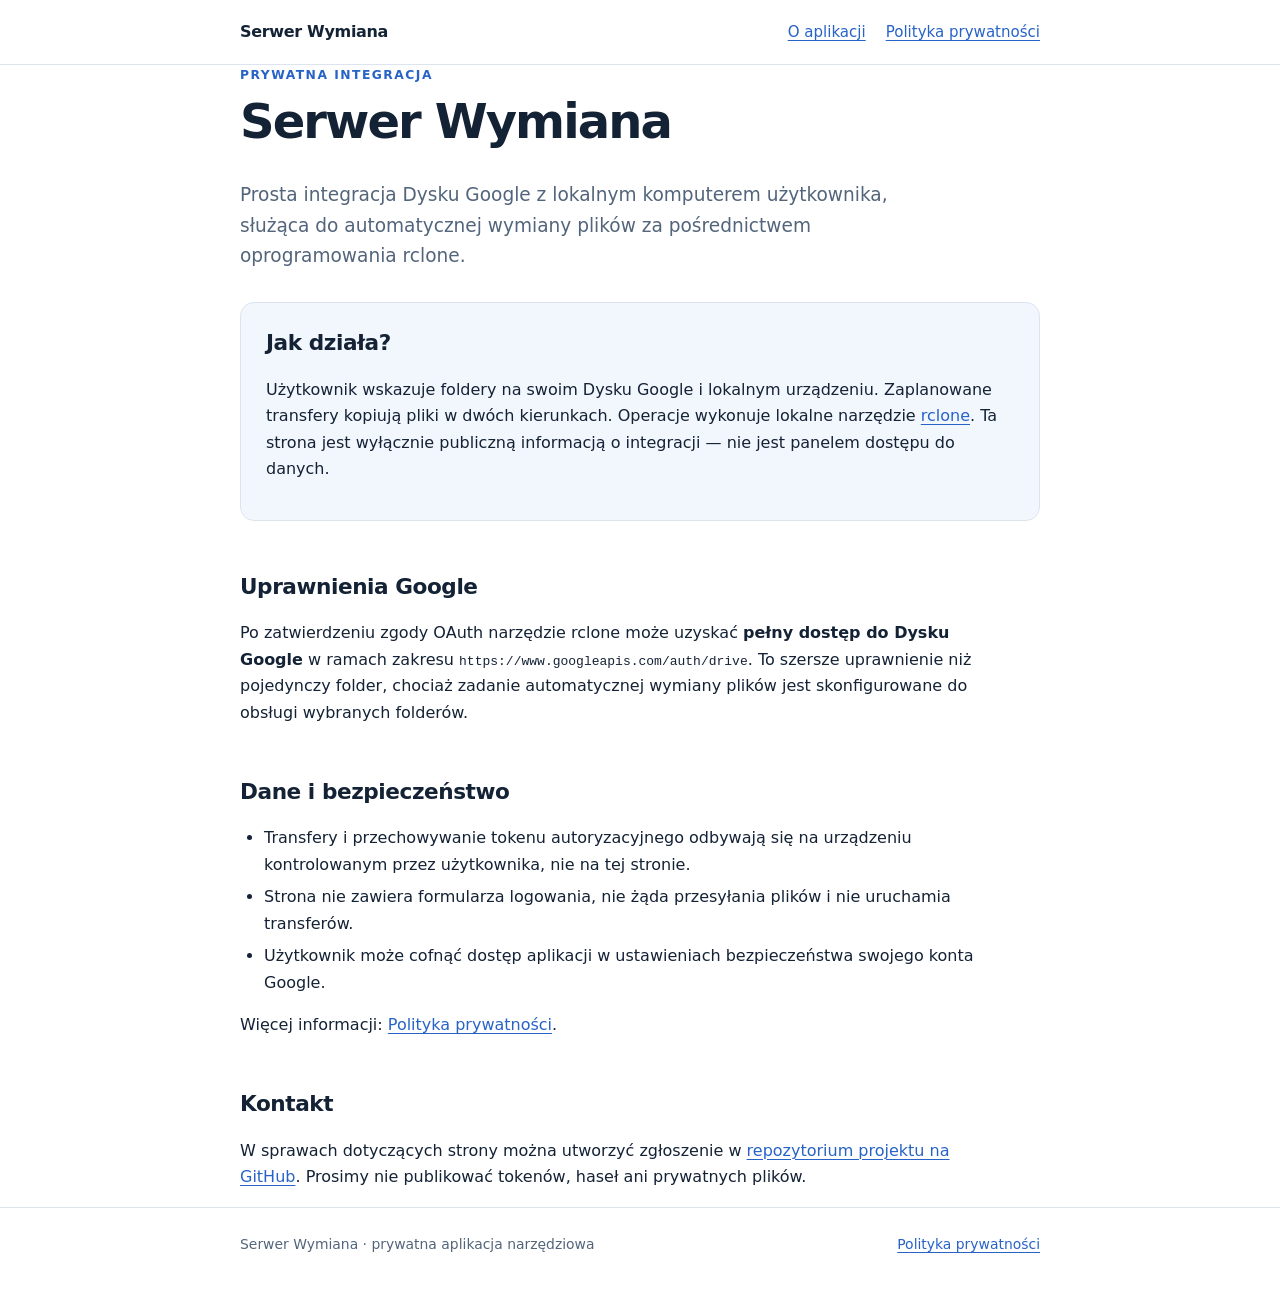
<file: index.html>
<!doctype html>
<html lang="pl">
<head>
  <meta charset="utf-8">
  <meta name="viewport" content="width=device-width,initial-scale=1">
  <meta name="description" content="Serwer Wymiana — prywatna integracja Google Drive i rclone do kontrolowanej wymiany plików.">
  <title>Serwer Wymiana — integracja Google Drive</title>
  <link rel="stylesheet" href="style.css">
</head>
<body>
  <header><div class="shell"><a class="brand" href="./">Serwer Wymiana</a><nav aria-label="Nawigacja"><a href="./">O aplikacji</a><a href="privacy.html">Polityka prywatności</a></nav></div></header>
  <main class="shell">
    <div class="kicker">Prywatna integracja</div>
    <h1>Serwer Wymiana</h1>
    <p class="lead">Prosta integracja Dysku Google z lokalnym komputerem użytkownika, służąca do automatycznej wymiany plików za pośrednictwem oprogramowania rclone.</p>
    <section class="panel" aria-labelledby="dzialanie"><h2 id="dzialanie">Jak działa?</h2><p>Użytkownik wskazuje foldery na swoim Dysku Google i lokalnym urządzeniu. Zaplanowane transfery kopiują pliki w dwóch kierunkach. Operacje wykonuje lokalne narzędzie <a href="https://rclone.org/" rel="noopener noreferrer">rclone</a>. Ta strona jest wyłącznie publiczną informacją o integracji — nie jest panelem dostępu do danych.</p></section>
    <h2>Uprawnienia Google</h2>
    <p>Po zatwierdzeniu zgody OAuth narzędzie rclone może uzyskać <strong>pełny dostęp do Dysku Google</strong> w ramach zakresu <code>https://www.googleapis.com/auth/drive</code>. To szersze uprawnienie niż pojedynczy folder, chociaż zadanie automatycznej wymiany plików jest skonfigurowane do obsługi wybranych folderów.</p>
    <h2>Dane i bezpieczeństwo</h2>
    <ul>
      <li>Transfery i przechowywanie tokenu autoryzacyjnego odbywają się na urządzeniu kontrolowanym przez użytkownika, nie na tej stronie.</li>
      <li>Strona nie zawiera formularza logowania, nie żąda przesyłania plików i nie uruchamia transferów.</li>
      <li>Użytkownik może cofnąć dostęp aplikacji w ustawieniach bezpieczeństwa swojego konta Google.</li>
    </ul>
    <p>Więcej informacji: <a href="privacy.html">Polityka prywatności</a>.</p>
    <h2>Kontakt</h2><p>W sprawach dotyczących strony można utworzyć zgłoszenie w <a href="https://github.com/filip3434/serwer-wymiana-oauth/issues">repozytorium projektu na GitHub</a>. Prosimy nie publikować tokenów, haseł ani prywatnych plików.</p>
  </main>
  <footer><div class="shell"><span>Serwer Wymiana · prywatna aplikacja narzędziowa</span><span><a href="privacy.html">Polityka prywatności</a></span></div></footer>
</body>
</html>
</file>
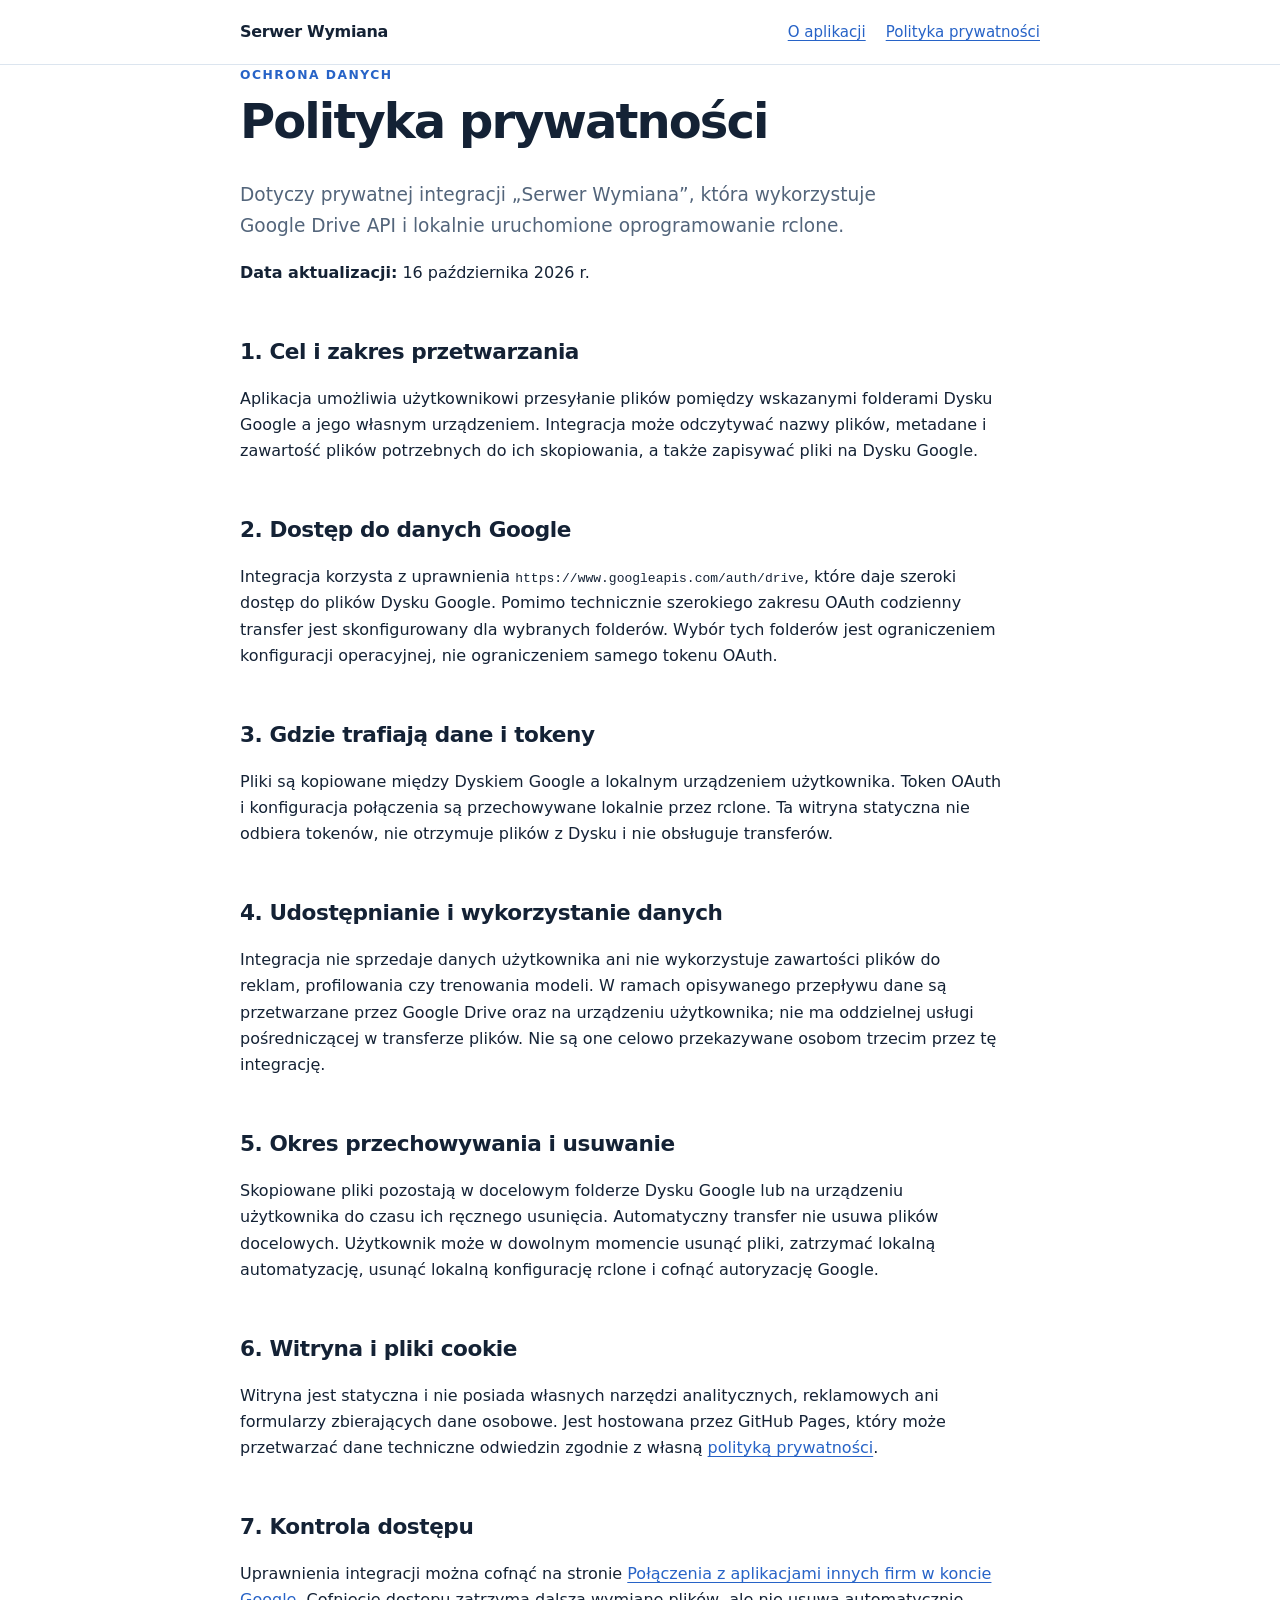
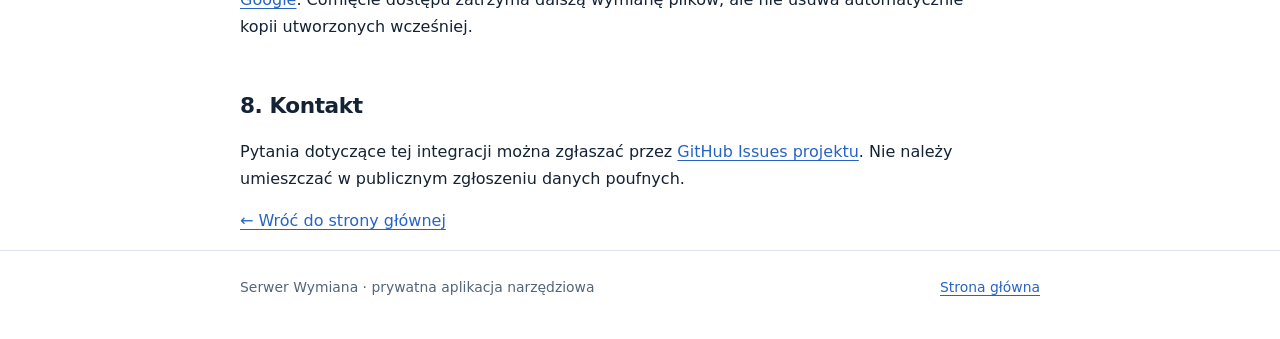
<file: privacy.html>
<!doctype html>
<html lang="pl">
<head>
  <meta charset="utf-8">
  <meta name="viewport" content="width=device-width,initial-scale=1">
  <meta name="description" content="Polityka prywatności aplikacji Serwer Wymiana i integracji z Google Drive.">
  <title>Polityka prywatności — Serwer Wymiana</title>
  <link rel="stylesheet" href="style.css">
</head>
<body>
  <header><div class="shell"><a class="brand" href="./">Serwer Wymiana</a><nav aria-label="Nawigacja"><a href="./">O aplikacji</a><a href="privacy.html" aria-current="page">Polityka prywatności</a></nav></div></header>
  <main class="shell">
    <div class="kicker">Ochrona danych</div>
    <h1>Polityka prywatności</h1>
    <p class="lead">Dotyczy prywatnej integracji „Serwer Wymiana”, która wykorzystuje Google Drive API i lokalnie uruchomione oprogramowanie rclone.</p>
    <p><strong>Data aktualizacji:</strong> 16 października 2026 r.</p>
    <h2>1. Cel i zakres przetwarzania</h2>
    <p>Aplikacja umożliwia użytkownikowi przesyłanie plików pomiędzy wskazanymi folderami Dysku Google a jego własnym urządzeniem. Integracja może odczytywać nazwy plików, metadane i zawartość plików potrzebnych do ich skopiowania, a także zapisywać pliki na Dysku Google.</p>
    <h2>2. Dostęp do danych Google</h2>
    <p>Integracja korzysta z uprawnienia <code>https://www.googleapis.com/auth/drive</code>, które daje szeroki dostęp do plików Dysku Google. Pomimo technicznie szerokiego zakresu OAuth codzienny transfer jest skonfigurowany dla wybranych folderów. Wybór tych folderów jest ograniczeniem konfiguracji operacyjnej, nie ograniczeniem samego tokenu OAuth.</p>
    <h2>3. Gdzie trafiają dane i tokeny</h2>
    <p>Pliki są kopiowane między Dyskiem Google a lokalnym urządzeniem użytkownika. Token OAuth i konfiguracja połączenia są przechowywane lokalnie przez rclone. Ta witryna statyczna nie odbiera tokenów, nie otrzymuje plików z Dysku i nie obsługuje transferów.</p>
    <h2>4. Udostępnianie i wykorzystanie danych</h2>
    <p>Integracja nie sprzedaje danych użytkownika ani nie wykorzystuje zawartości plików do reklam, profilowania czy trenowania modeli. W ramach opisywanego przepływu dane są przetwarzane przez Google Drive oraz na urządzeniu użytkownika; nie ma oddzielnej usługi pośredniczącej w transferze plików. Nie są one celowo przekazywane osobom trzecim przez tę integrację.</p>
    <h2>5. Okres przechowywania i usuwanie</h2>
    <p>Skopiowane pliki pozostają w docelowym folderze Dysku Google lub na urządzeniu użytkownika do czasu ich ręcznego usunięcia. Automatyczny transfer nie usuwa plików docelowych. Użytkownik może w dowolnym momencie usunąć pliki, zatrzymać lokalną automatyzację, usunąć lokalną konfigurację rclone i cofnąć autoryzację Google.</p>
    <h2>6. Witryna i pliki cookie</h2>
    <p>Witryna jest statyczna i nie posiada własnych narzędzi analitycznych, reklamowych ani formularzy zbierających dane osobowe. Jest hostowana przez GitHub Pages, który może przetwarzać dane techniczne odwiedzin zgodnie z własną <a href="https://docs.github.com/en/site-policy/privacy-policies/github-general-privacy-statement" rel="noopener noreferrer">polityką prywatności</a>.</p>
    <h2>7. Kontrola dostępu</h2>
    <p>Uprawnienia integracji można cofnąć na stronie <a href="https://myaccount.google.com/connections" rel="noopener noreferrer">Połączenia z aplikacjami innych firm w koncie Google</a>. Cofnięcie dostępu zatrzyma dalszą wymianę plików, ale nie usuwa automatycznie kopii utworzonych wcześniej.</p>
    <h2>8. Kontakt</h2>
    <p>Pytania dotyczące tej integracji można zgłaszać przez <a href="https://github.com/filip3434/serwer-wymiana-oauth/issues">GitHub Issues projektu</a>. Nie należy umieszczać w publicznym zgłoszeniu danych poufnych.</p>
    <p><a href="./">← Wróć do strony głównej</a></p>
  </main>
  <footer><div class="shell"><span>Serwer Wymiana · prywatna aplikacja narzędziowa</span><span><a href="./">Strona główna</a></span></div></footer>
</body>
</html>
</file>
<file: style.css>
:root{color-scheme:light;--ink:#142235;--muted:#53657b;--line:#dce5ef;--accent:#2763c7;--soft:#f2f6fd;--bg:#ffffff}
*{box-sizing:border-box}html{font-family:system-ui,-apple-system,BlinkMacSystemFont,"Segoe UI",sans-serif;line-height:1.65;background:var(--bg);color:var(--ink)}
body{margin:0}a{color:var(--accent);text-decoration-thickness:1px;text-underline-offset:3px}a:focus-visible{outline:3px solid var(--accent);outline-offset:3px}
.shell{max-width:850px;padding:0 25px;margin:0 auto}header{border-bottom:1px solid var(--line)}
header .shell{display:flex;justify-content:space-between;align-items:center;gap:16px;padding-top:19px;padding-bottom:19px}
.brand{font-weight:750;color:var(--ink);text-decoration:none;letter-spacing:-.02em}nav{display:flex;gap:20px;flex-wrap:wrap;font-size:.94rem}
main{padding:65px 0 75px}h1{font-size:clamp(2rem,5vw,3rem);line-height:1.12;letter-spacing:-.04em;margin:.2em 0 .65em}h2{font-size:1.35rem;letter-spacing:-.02em;margin:2.2em 0 .5em}
p,li{max-width:75ch}.lead{font-size:1.16rem;color:var(--muted);max-width:57ch}
.kicker{color:var(--accent);font-size:.77rem;letter-spacing:.12em;font-weight:800;text-transform:uppercase}
.panel{background:var(--soft);padding:22px 25px;margin:30px 0;border-radius:14px;border:1px solid var(--line)}
.panel h2{margin-top:0}ul{padding-left:1.5em}li{margin:.4em 0}strong{font-weight:700}
footer{border-top:1px solid var(--line);color:var(--muted);font-size:.87rem;padding:25px 0 40px}
footer .shell{display:flex;justify-content:space-between;gap:12px;flex-wrap:wrap}
@media(max-width:480px){header .shell{align-items:flex-start;flex-direction:column;gap:5px}main{padding-top:40px}}
</file>
